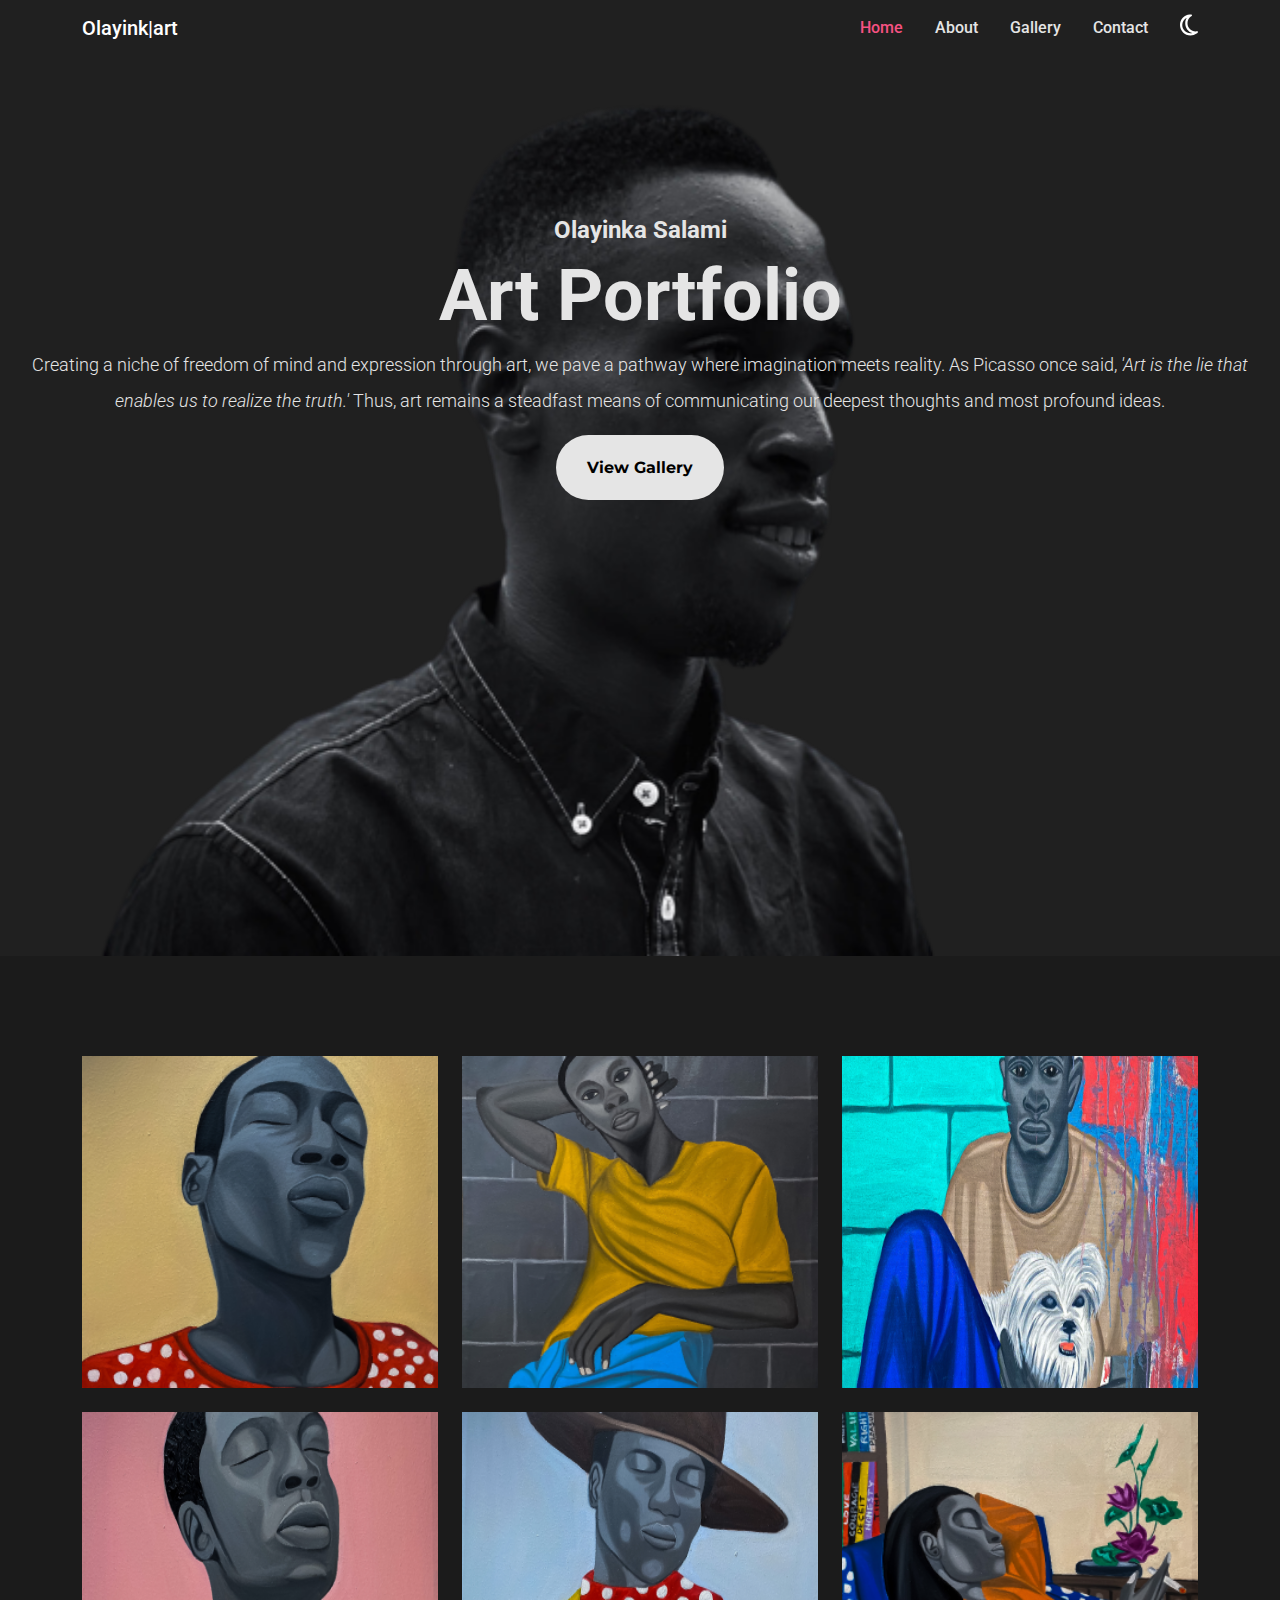
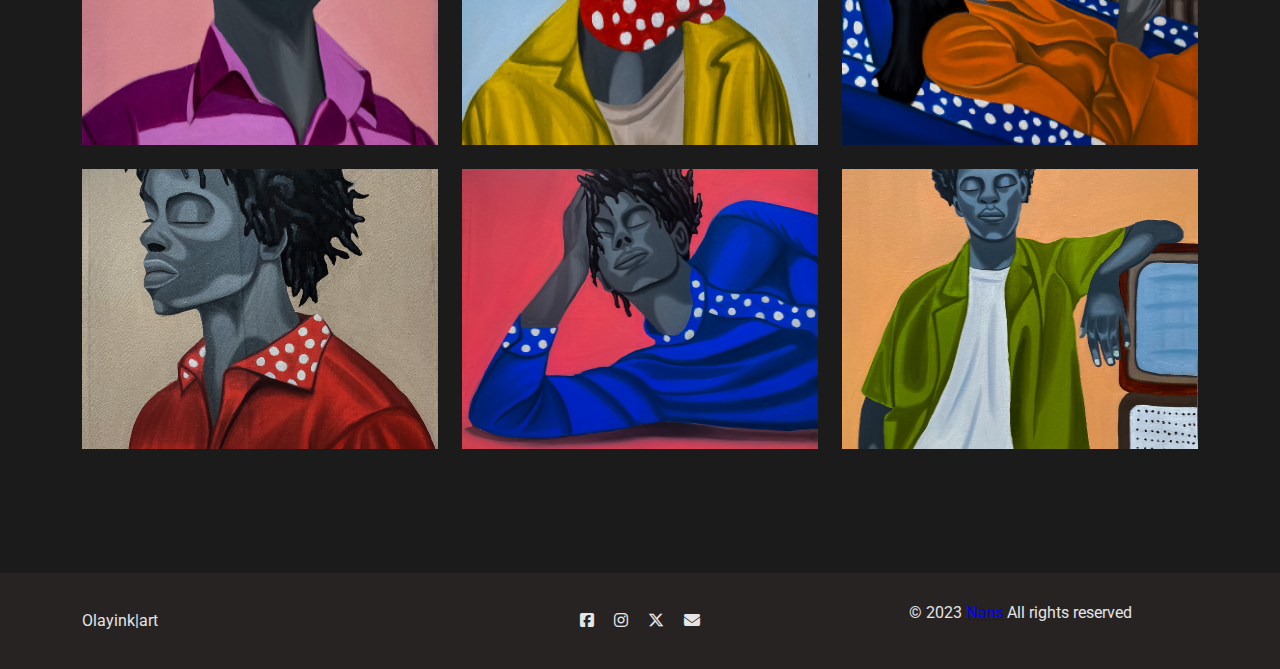
<file: index.html>
<!DOCTYPE html>
<html lang="en">
  <head>
    <meta charset="UTF-8" />
    <meta
      name="description"
      content="creating a niche of freedom of mind and expression through art"
    />
    <meta name="viewport" content="width=device-width, initial-scale=1.0" />
    <title>Olayinkart Portfolio - Artist canvas</title>
    <link
      href="https://cdn.jsdelivr.net/npm/bootstrap@5.3.2/dist/css/bootstrap.min.css"
      rel="stylesheet"
    />
    <script src="https://cdn.jsdelivr.net/npm/bootstrap@5.3.2/dist/js/bootstrap.bundle.min.js"></script>
    <link
      rel="stylesheet"
      href="https://cdnjs.cloudflare.com/ajax/libs/font-awesome/6.4.2/css/all.min.css"
    />
    <link rel="stylesheet" href="styles.css" />
  </head>
  <body>
    <nav class="navbar navbar-expand-lg navbar-dark navbar-custom sticky-top">
      <div class="container">
        <a class="navbar-brand" href="index.html">Olayink|art</a>
        <button
          class="navbar-toggler shadow-none border-0"
          type="button"
          data-bs-toggle="offcanvas"
          data-bs-target="#offcanvasNavbar"
          aria-controls="offcanvasNavbar"
          aria-label="Toggle navigation"
        >
          <span class="navbar-toggler-icon"></span>
        </button>
        <div
          class="sidebar offcanvas offcanvas-start"
          tabindex="-1"
          id="offcanvasNavbar"
          aria-labelledby="offcanvasNavbarLabel"
        >
          <div class="offcanvas-header text-white border-bottom">
            <h5 class="offcanvas-title" id="offcanvasNavbarLabel">
              Olayink|art
            </h5>
            <button
              type="button"
              class="btn-close btn-close-white shadow-none"
              data-bs-dismiss="offcanvas"
              aria-label="Close"
            ></button>
          </div>
          <div class="offcanvas-body">
            <ul class="navbar-nav justify-content-end flex-grow-1 pe-3">
              <li class="nav-item mx-2">
                <a class="nav-link" aria-current="page" href="index.html"
                  >Home</a
                >
              </li>
              <li class="nav-item mx-2">
                <a class="nav-link" href="about.html">About</a>
              </li>
              <li class="nav-item mx-2">
                <a class="nav-link" aria-current="page" href="gallery.html"
                  >Gallery</a
                >
              </li>
              <li class="nav-item mx-2">
                <a class="nav-link" aria-current="page" href="contact.html"
                  >Contact</a
                >
              </li>
            </ul>
            <div class="socials mt-3">
              <span
                ><a href="https://instagram.com/olayink_art"
                  ><i
                    class="fa-brands fa-instagram d-inline d-md-none pe-3"
                  ></i></a
              ></span>
              <span
                ><a href="https://twitter.com/olayinkart"
                  ><i
                    class="fa-brands fa-x-twitter d-inline d-md-none pe-3"
                  ></i></a
              ></span>
              <span
                ><a href="mailto:salamiolayinka@gmail.com">
                  <i
                    class="fa-solid fa-envelope d-inline d-md-none pe-3"
                  ></i></a
              ></span>
            </div>
            <div class="dark-icon">
              <img src="images/moon-regular.svg" />
            </div>
          </div>
        </div>
      </div>
    </nav>
    <div class="hero">
      <div class="hero-text">
        <h3>Olayinka Salami</h3>
        <h1>Art Portfolio</h1>
        <p class="text-justify">
          Creating a niche of freedom of mind and expression through art, we
          pave a pathway where imagination meets reality. As Picasso once said,
          <em>'Art is the lie that enables us to realize the truth.'</em> Thus,
          art remains a steadfast means of communicating our deepest thoughts
          and most profound ideas.
        </p>
        <div>
          <button class="btn get-started-btn">
            <a href="gallery.html">View Gallery</a>
          </button>
        </div>
      </div>
    </div>
    <!--main-->
    <section>
      <div class="container">
        <div class="row images">
          <img src="images/Rectangle 107.png" class="col-12 col-sm-4 pb-4" />
          <img
            src="images/Rectangle 108.png"
            class="col-12 col-sm-4 pb-4 pb-4"
          />
          <img
            src="images/Rectangle 109.png"
            class="col-12 col-sm-4 pb-4 pb-4"
          />
        </div>
        <div class="row images">
          <img
            src="images/Rectangle 107 (2).png"
            class="col-12 col-sm-4 pb-4 pb-4"
          />
          <img
            src="images/Rectangle 108 (2).png"
            class="col-12 col-sm-4 pb-4 pb-4"
          />
          <img
            src="images/Rectangle 109 (2).png"
            class="col-12 col-sm-4 pb-4 pb-4"
          />
        </div>
        <div class="row images">
          <img
            src="images/Rectangle 107 (3).png"
            class="col-12 col-sm-4 pb-4 pb-4"
          />
          <img
            src="images/Rectangle 108 (3).png"
            class="col-12 col-sm-4 pb-4 pb-4"
          />
          <img
            src="images/Rectangle 109 (3).png"
            class="col-12 col-sm-4 pb-4 pb-4"
          />
        </div>
      </div>
    </section>
    <!--footer-->
    <section>
      <footer>
        <div class="footer-tag">
          <div class="container">
            <div class="row align-items-center">
              <!-- Using Bootstrap's grid system -->

              <div class="col-md-4 text-center text-md-start my-2">
                <!-- Take up the whole width on mobile and 1/3 on desktop -->
                <div class="logo"><a href="index.html">Olayink|art</a></div>
              </div>

              <div class="col-md-4 text-center text-md-center my-2">
                <!-- Take up the whole width on mobile and 1/3 on desktop -->
                <div class="footer-icons">
                  <span
                    ><a href="https:facebook.com/"
                      ><i class="fa-brands fa-square-facebook"></i></a
                  ></span>
                  <span
                    ><a href="https://instagram.com/olayink_art"
                      ><i class="fa-brands fa-instagram"></i></a
                  ></span>
                  <span
                    ><a href="https://twitter.com/olayinkart"
                      ><i class="fa-brands fa-x-twitter"></i></a
                  ></span>
                  <span
                    ><a href="mailto:salamiolayinka@gmail.com"
                      ><i class="fa-solid fa-envelope"></i></a
                  ></span>
                </div>
              </div>

              <div class="col-md-4 text-center text-md-center my-2">
                <!-- Take up the whole width on mobile and 1/3 on desktop -->
                <div class="copyright">
                  <p>
                    &copy; 2023
                    <a href="https://github.com/Nanahawaw">Nans</a> All rights
                    reserved
                  </p>
                </div>
              </div>
            </div>
          </div>
        </div>
      </footer>
    </section>
    <!--script-->
    <script src="app.js"></script>
  </body>
</html>
</file>
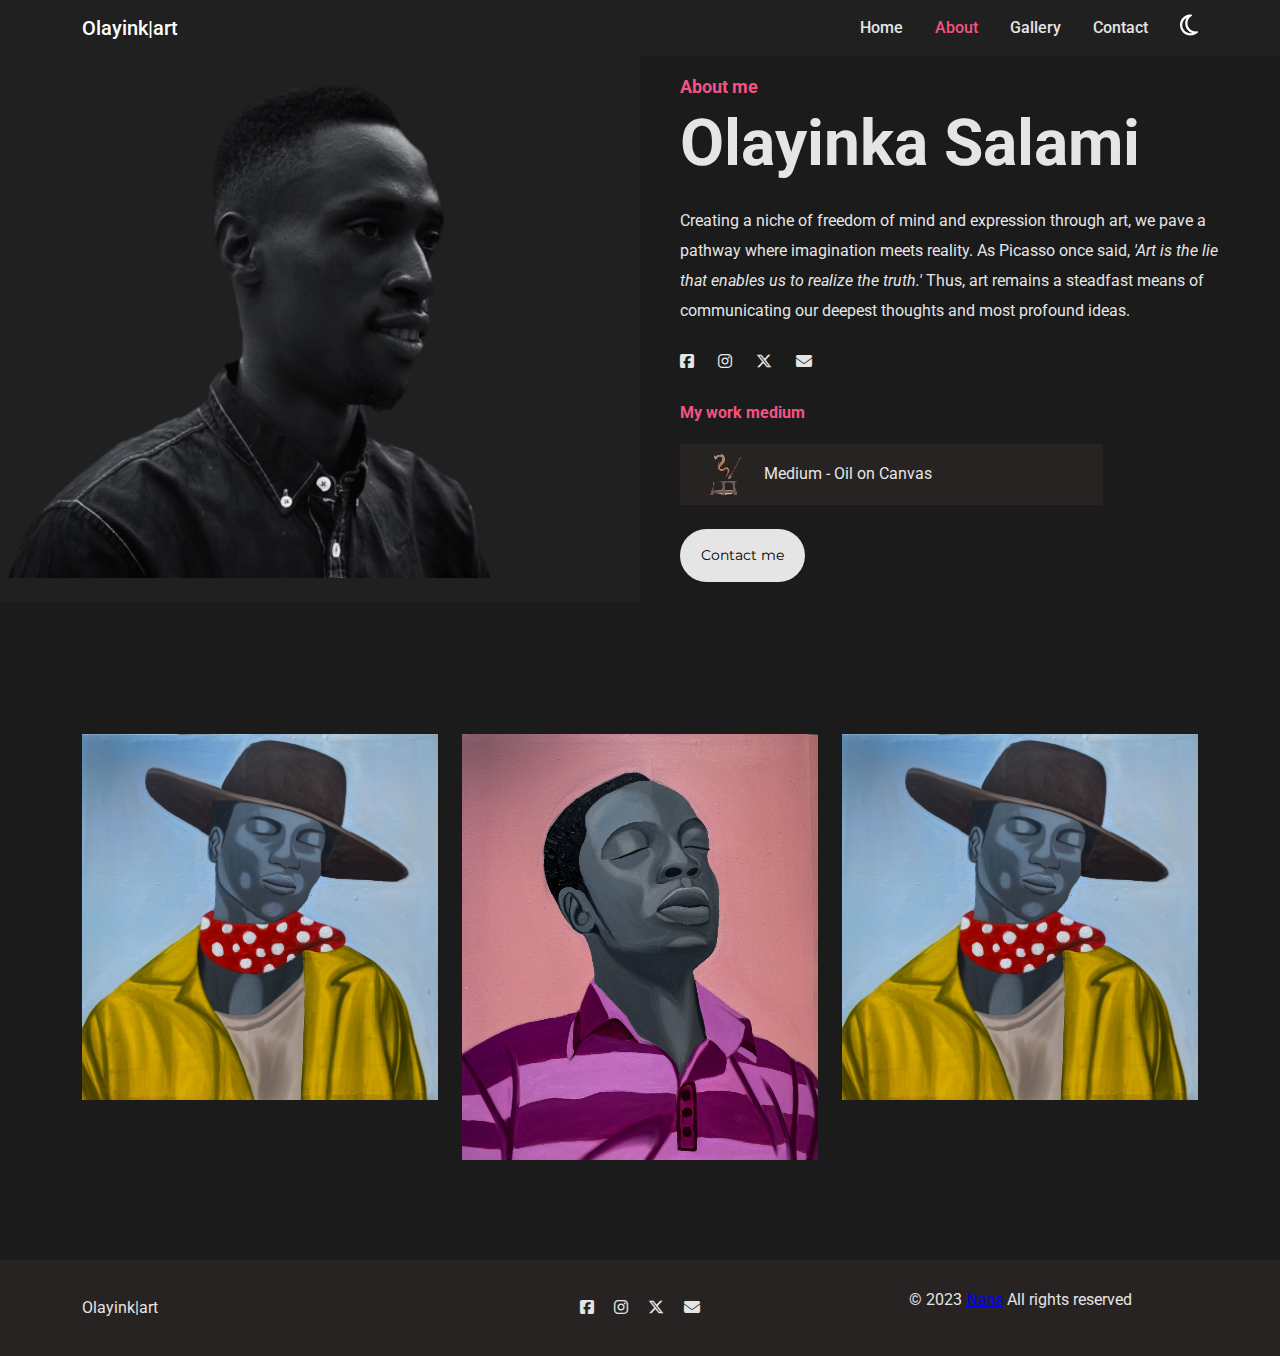
<file: about.html>
<!DOCTYPE html>
<html lang="en">
  <head>
    <meta charset="UTF-8" />
    <meta
      name="description"
      content="creating a niche of freedom of mind and expression through art"
    />
    <meta name="viewport" content="width=device-width, initial-scale=1.0" />
    <title>Olayinkart Portfolio - Artist canvas</title>
    <link
      href="https://cdn.jsdelivr.net/npm/bootstrap@5.3.2/dist/css/bootstrap.min.css"
      rel="stylesheet"
    />
    <script src="https://cdn.jsdelivr.net/npm/bootstrap@5.3.2/dist/js/bootstrap.bundle.min.js"></script>
    <link
      rel="stylesheet"
      href="https://cdnjs.cloudflare.com/ajax/libs/font-awesome/6.4.2/css/all.min.css"
    />
    <link rel="stylesheet" href="styles.css" />
  </head>
  <body>
    <nav class="navbar navbar-expand-lg navbar-dark navbar-custom sticky-top">
      <div class="container">
        <a class="navbar-brand" href="index.html">Olayink|art</a>
        <button
          class="navbar-toggler shadow-none border-0"
          type="button"
          data-bs-toggle="offcanvas"
          data-bs-target="#offcanvasNavbar"
          aria-controls="offcanvasNavbar"
          aria-label="Toggle navigation"
        >
          <span class="navbar-toggler-icon"></span>
        </button>
        <div
          class="sidebar offcanvas offcanvas-start"
          tabindex="-1"
          id="offcanvasNavbar"
          aria-labelledby="offcanvasNavbarLabel"
        >
          <div class="offcanvas-header text-white border-bottom">
            <h5 class="offcanvas-title" id="offcanvasNavbarLabel">
              Olayink|art
            </h5>
            <button
              type="button"
              class="btn-close btn-close-white shadow-none"
              data-bs-dismiss="offcanvas"
              aria-label="Close"
            ></button>
          </div>
          <div class="offcanvas-body">
            <ul class="navbar-nav justify-content-end flex-grow-1 pe-3">
              <li class="nav-item mx-2">
                <a class="nav-link" aria-current="page" href="index.html"
                  >Home</a
                >
              </li>
              <li class="nav-item mx-2">
                <a class="nav-link" href="about.html">About</a>
              </li>
              <li class="nav-item mx-2">
                <a class="nav-link" aria-current="page" href="gallery.html"
                  >Gallery</a
                >
              </li>
              <li class="nav-item mx-2">
                <a class="nav-link" aria-current="page" href="contact.html"
                  >Contact</a
                >
              </li>
            </ul>
            <div class="socials mt-3">
               <span
                ><a href="https://instagram.com/olayink_art"
                  ><i
                    class="fa-brands fa-instagram d-inline d-md-none pe-3"
                  ></i></a
              ></span>
              <span
                ><a href="https://twitter.com/olayinkart"
                  ><i
                    class="fa-brands fa-x-twitter d-inline d-md-none pe-3"
                  ></i></a
              ></span>
              <span
                ><a href="mailto:salamiolayinka@gmail.com">
                  <i
                    class="fa-solid fa-envelope d-inline d-md-none pe-3"
                  ></i></a
              ></span>
            </div>
            <div class="dark-icon">
              <img src="images/moon-regular.svg" />
            </div>
          </div>
        </div>
      </div>
    </nav>
    <div class="about-hero">
      <div class="row">
        <div class="col-sm-6 about-image">
          <img src="images/hero-image-removebg-preview.png" class="img-fluid" />
        </div>
        <div class="col-sm-6 about-text">
          <div class="caption">
            <h5 class="about-me">About me</h5>
            <h1 class="mb-4">Olayinka Salami</h1>
            <p class="mb-4 text-justify">
              Creating a niche of freedom of mind and expression through art, we
              pave a pathway where imagination meets reality. As Picasso once
              said,
              <em>'Art is the lie that enables us to realize the truth.'</em>
              Thus, art remains a steadfast means of communicating our deepest
              thoughts and most profound ideas.
            </p>
            <div class="icons mb-4">
              <span
                ><a href="https:facebook.com/"
                  ><i class="fa-brands fa-square-facebook"></i></a
              ></span>
              <span><a href="https://instagram.com/olayink_art"><i class="fa-brands fa-instagram"></i></a></span>
              <span><a href="https://twitter.com/olayinkart"><i class="fa-brands fa-x-twitter"></i></a></span>
              <span><a href="mailto:salamiolayinka@gmail.com"><i class="fa-solid fa-envelope"></i></a></span>
            </div>
            <p class="about-me">My work medium</p>
            <div class="medium">
              <span>
                <img src="images/canvas.png" />
              </span>
              <span>Medium - Oil on Canvas</span>
            </div>
            <div class="mt-4">
              <button class="btn contact-button d-none d-sm-inline">
                <a href="contact.html">Contact me</a>
              </button>
            </div>
          </div>
        </div>
      </div>
    </div>
    <section>
      <div class="container">
      <div class="gallery d-flex justify-content-between">
          <!--gallery row-->
          <div class="row">
            <div class="col-4">
              <img
                src="images/20220720_183136_IMG_3757.JPG"
                class="img-fluid"
              />
            </div>
            <div class="col-4">
              <img
                src="images/20220718_160701_IMG_3640.JPG"
                class="img-fluid"
              />
            </div>
            <div class="col-4">
              <img
                src="images/20220720_183136_IMG_3757.JPG"
                class="img-fluid"
              />
            </div>
          </div>
          <!--end-->
          </div>
    </section>
    <!--footer-->
    <section>
      <footer>
        <div class="footer-tag">
          <div class="container">
            <div class="row align-items-center">
              <!-- Using Bootstrap's grid system -->

              <div class="col-md-4 text-center text-md-start my-2">
                <!-- Take up the whole width on mobile and 1/3 on desktop -->
                <div class="logo"><a href="index.html">Olayink|art</a></div>
              </div>

              <div class="col-md-4 text-center text-md-center my-2">
                <!-- Take up the whole width on mobile and 1/3 on desktop -->
                <div class="footer-icons">
                  <span
                    ><a href="https:facebook.com/"
                      ><i class="fa-brands fa-square-facebook"></i></a
                  ></span>
                  <span><a href="https://instagram.com/olayink_art"><i class="fa-brands fa-instagram"></i></a></span>
                  <span><a href="https://twitter.com/olayinkart"><i class="fa-brands fa-x-twitter"></i></a></span>
                  <span><a href="mailto:salamiolayinka@gmail.com"><i class="fa-solid fa-envelope"></i></a></span>
                </div>
              </div>

              <div class="col-md-4 text-center text-md-center my-2">
                <!-- Take up the whole width on mobile and 1/3 on desktop -->
                <div class="copyright">
                  <p>&copy; 2023 <a href="https://github.com/Nanahawaw">Nans</a> All rights reserved</p>
                </div>
              </div>
            </div>
          </div>
        </div>
      </footer>
    </section>
    <script src="app.js"></script>
  </body>
</html>
</file>
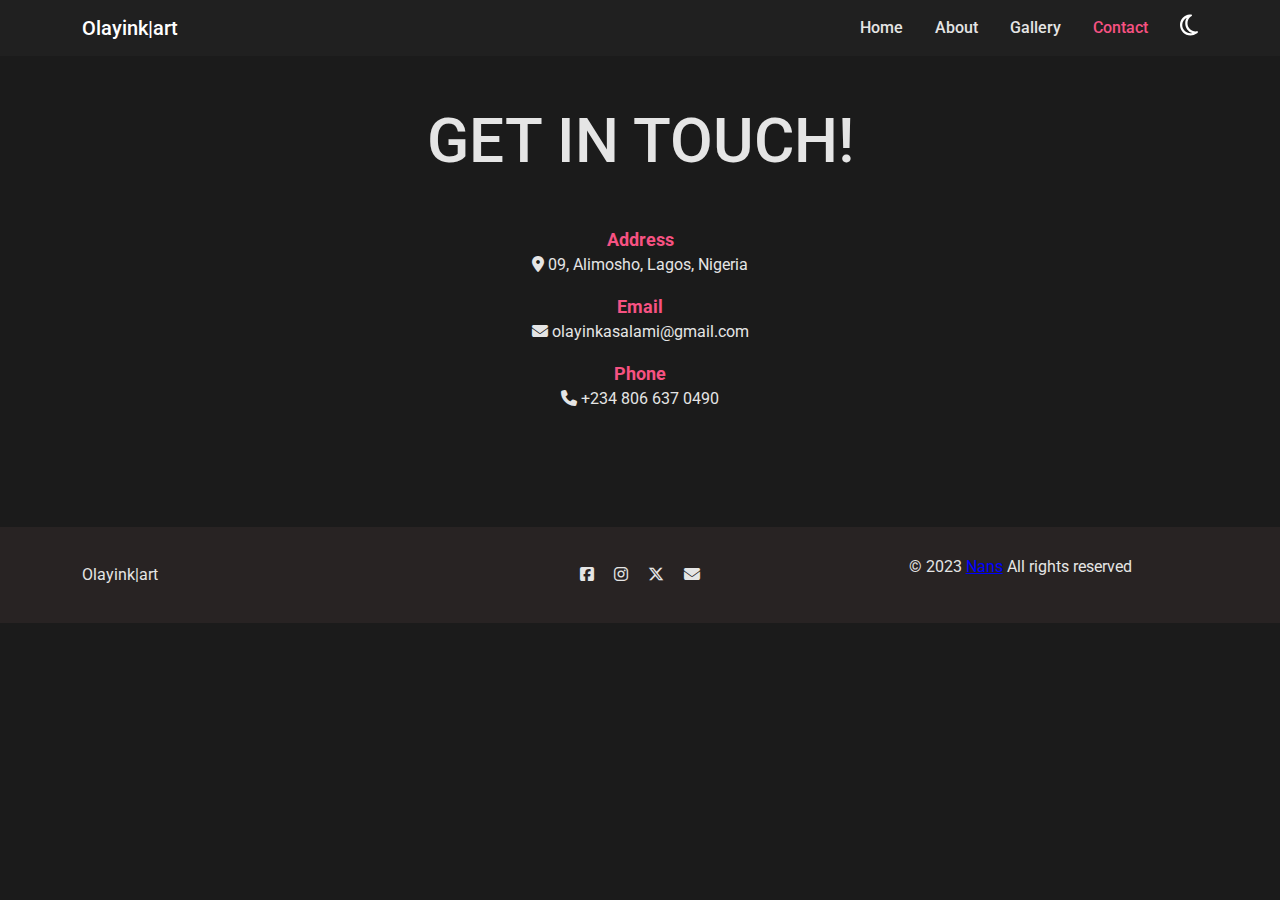
<file: contact.html>
<!DOCTYPE html>
<html lang="en">
  <head>
    <meta charset="UTF-8" />
    <meta
      name="description"
      content="creating a niche of freedom of mind and expression through art"
    />
    <meta name="viewport" content="width=device-width, initial-scale=1.0" />
    <title>Olayinkart Portfolio - Artist canvas</title>
    <link
      href="https://cdn.jsdelivr.net/npm/bootstrap@5.3.2/dist/css/bootstrap.min.css"
      rel="stylesheet"
    />
    <script src="https://cdn.jsdelivr.net/npm/bootstrap@5.3.2/dist/js/bootstrap.bundle.min.js"></script>
    <link
      rel="stylesheet"
      href="https://cdnjs.cloudflare.com/ajax/libs/font-awesome/6.4.2/css/all.min.css"
    />
    <link rel="stylesheet" href="styles.css" />
  </head>
  <body>
    <nav class="navbar navbar-expand-lg navbar-dark navbar-custom sticky-top">
      <div class="container">
        <a class="navbar-brand" href="index.html">Olayink|art</a>
        <button
          class="navbar-toggler shadow-none border-0"
          type="button"
          data-bs-toggle="offcanvas"
          data-bs-target="#offcanvasNavbar"
          aria-controls="offcanvasNavbar"
          aria-label="Toggle navigation"
        >
          <span class="navbar-toggler-icon"></span>
        </button>
        <div
          class="sidebar offcanvas offcanvas-start"
          tabindex="-1"
          id="offcanvasNavbar"
          aria-labelledby="offcanvasNavbarLabel"
        >
          <div class="offcanvas-header text-white border-bottom">
            <h5 class="offcanvas-title" id="offcanvasNavbarLabel">
              Olayink|art
            </h5>
            <button
              type="button"
              class="btn-close btn-close-white shadow-none"
              data-bs-dismiss="offcanvas"
              aria-label="Close"
            ></button>
          </div>
          <div class="offcanvas-body">
            <ul class="navbar-nav justify-content-end flex-grow-1 pe-3">
              <li class="nav-item mx-2">
                <a class="nav-link" aria-current="page" href="index.html"
                  >Home</a
                >
              </li>
              <li class="nav-item mx-2">
                <a class="nav-link" href="about.html">About</a>
              </li>
              <li class="nav-item mx-2">
                <a class="nav-link" aria-current="page" href="gallery.html"
                  >Gallery</a
                >
              </li>
              <li class="nav-item mx-2">
                <a class="nav-link" aria-current="page" href="contact.html"
                  >Contact</a
                >
              </li>
            </ul>
            <div class="socials mt-3">
              <span
                ><a href="https://instagram.com/olayink_art"
                  ><i
                    class="fa-brands fa-instagram d-inline d-md-none pe-3"
                  ></i></a
              ></span>
              <span
                ><a href="https://twitter.com/olayinkart"
                  ><i
                    class="fa-brands fa-x-twitter d-inline d-md-none pe-3"
                  ></i></a
              ></span>
              <span
                ><a href="mailto:salamiolayinka@gmail.com">
                  <i
                    class="fa-solid fa-envelope d-inline d-md-none pe-3"
                  ></i></a
              ></span>
            </div>
            <div class="dark-icon">
              <img src="images/moon-regular.svg" />
            </div>
          </div>
        </div>
      </div>
    </nav>
    <div class="contact-section mx-auto text-center">
      <h1 class="mt-5 mb-5">Get in touch!</h1>
      <div class="contact-info">
        <p class="about-me mb-0">Address</p>
        <p>
          <span><i class="fa-solid fa-location-dot"></i></span> 09, Alimosho,
          Lagos, Nigeria
        </p>
        <p class="about-me mb-0">Email</p>
        <p>
          <span><i class="fa-solid fa-envelope"></i></span>
          <a href="mailto:salamiolayinka@gmail.com">
            olayinkasalami@gmail.com</a
          >
        </p>
        <p class="about-me mb-0">Phone</p>
        <p>
          <span><i class="fa-solid fa-phone"></i></span> +234 806 637 0490
        </p>
      </div>
    </div>
    <section>
      <footer>
        <div class="footer-tag">
          <div class="container">
            <div class="row align-items-center">
              <!-- Using Bootstrap's grid system -->

              <div class="col-md-4 text-center text-md-start my-2">
                <!-- Take up the whole width on mobile and 1/3 on desktop -->
                <div class="logo"><a href="index.html">Olayink|art</a></div>
              </div>

              <div class="col-md-4 text-center text-md-center my-2">
                <!-- Take up the whole width on mobile and 1/3 on desktop -->
                <div class="footer-icons">
                  <span
                    ><a href="https:facebook.com/"
                      ><i class="fa-brands fa-square-facebook"></i></a
                  ></span>
                  <span
                    ><a href="https://instagram.com/olayink_art"
                      ><i class="fa-brands fa-instagram"></i></a
                  ></span>
                  <span
                    ><a href="https://twitter.com/olayinkart"
                      ><i class="fa-brands fa-x-twitter"></i></a
                  ></span>
                  <span
                    ><a href="mailto:salamiolayinka@gmail.com"
                      ><i class="fa-solid fa-envelope"></i></a
                  ></span>
                </div>
              </div>

              <div class="col-md-4 text-center text-md-center my-2">
                <!-- Take up the whole width on mobile and 1/3 on desktop -->
                <div class="copyright">
                  <p>
                    &copy; 2023
                    <a href="https://github.com/Nanahawaw">Nans</a> All rights
                    reserved
                  </p>
                </div>
              </div>
            </div>
          </div>
        </div>
      </footer>
    </section>
    <script src="app.js"></script>
  </body>
</html>
</file>
<file: styles.css>
@import url("https://fonts.googleapis.com/css2?family=Montserrat:wght@300;500;700&family=Roboto:wght@400;500;700&display=swap");

:root {
  --primary-font: "Roboto", sans-serif;
  --secondary-font: "Montserrat", sans-serif;
  --bg-primary: #202020;
  --bg-secondary: #1b1b1b;
  --bg-footer: #282323;
  --primary-color: #e5e5e5;
  --secodary-color: #f65282;
  --border-radius: 50px;
  --section-margin: 100px;
  --gallery-margin: 40px;
}
/*light theme*/
.light-theme {
  --primary-font: "Roboto", sans-serif;
  --secondary-font: "Montserrat", sans-serif;
  --bg-primary: #ebebe6;
  --bg-secondary: #ebebe6;
  --bg-footer: #6874a3;
  --primary-color: #000;
  --secodary-color: #f65282;
  --border-radius: 50px;
  --section-margin: 100px;
  --gallery-margin: 40px;
  .about-image {
    background-color: #ebebed;
  }
  .about-image {
    background-color: #c3cbe3;
  }
  .hero {
    background-color: rgba(128, 143, 176, 0.2);
    background-image: url("images/PHOTO-2023-10-09-16-33-31-removebg-preview.png");
  }
  .navbar-brand {
    color: #000;
  }
  .dark-icon img {
    filter: none;
  }
  .get-started-btn {
    background-color: #f65282;
    color: #ffff;
  }
  .navbar-toggler {
    background-color: #000;
  }
  .nav-link:hover {
    color: #6874a3;
  }
}
/* end of light theme */
body {
  background-color: var(--bg-secondary);
}
.hero {
  height: 100vh;
  background-color: var(--bg-primary);
  background-image: url("images/hero-image-removebg-preview.png");
  background-position: center center;
  background-repeat: no-repeat;
  background-size: contain;
}
.hero-text {
  text-align: center;
  color: var(--primary-color);
  line-height: 2;
  padding: 160px 20px;
}
.hero-text h3 {
  font-family: var(--primary-font);
  font-weight: 700;
  font-size: 24px;
}
.hero-text h1 {
  font-family: var(--primary-font);
  font-weight: 700;
  font-size: 72px;
}
.hero-text p {
  font-family: var(--primary-font);
  font-size: 18px;
  font-weight: 300;
}
.get-started-btn {
  border-radius: var(--border-radius);
  background-color: var(--primary-color);
  font-family: var(--secondary-font);
  padding: 18px 30px;
  font-weight: 700;
  line-height: 27px;
}
section {
  padding-top: var(--section-margin);
  background-color: var(--bg-secondary);
}
.img-fluid {
  height: 280px;
}

.footer-tag {
  background-color: var(--bg-footer);
  color: var(--primary-color);
  padding: 20px 0;
  font-size: 16px;
  font-family: var(--primary-font);
}
.footer-tag span i {
  padding-right: 8px;
  padding-left: 8px;
}
a {
  text-decoration: none;
  color: var(--primary-color);
}
/*about*/
.medium {
  background-color: var(--bg-footer);
  max-width: 423px;
  max-height: 80.57px;
  padding: 10px;
  color: var(--primary-color);
}
.about-hero {
  background-color: var(--bg-secondary);
  color: var(--primary-color);
  font-family: var(--primary-font);
  display: flex;
  align-items: center;
  justify-content: space-between;
  height: 100%;
  max-width: 100%;
}
.about-hero .row {
  --bs-gutter-x: 0;
}
.about-image {
  background-color: var(--bg-primary);
  background-position: center center;
  background-repeat: no-repeat;
  background-size: contain;
}
.img-fluid {
  width: 100%;
  height: auto;
}
.about-me {
  color: var(--secodary-color);
  font-size: 18px;
  font-weight: 700;
}
.caption {
  padding: 20px 40px;
}
.about-text h1 {
  font-size: 64px;
  font-weight: 700;
}
.about-text p {
  font: 300;
  font-size: 16px;
  line-height: 30px;
}
.about-text i {
  padding-right: 20px;
}
.contact-button {
  padding: 15px 20px;
  background-color: var(--primary-color);
  font-family: var(--secondary-font);
  font-size: 14px;
  border-radius: var(--border-radius);
}
.contact-button a,
.get-started-btn a {
  color: black;
}
.contact-button:hover,
.get-started-btn:hover {
  background-color: var(--secodary-color);
  color: var(--primary-color);
}
.navbar-custom {
  background-color: var(--bg-primary);
  color: var(--primary-color);
}
.nav-link {
  color: var(--primary-color);
  font-size: 16px;
  font-family: var(--primary-font);
  font-weight: 500;
}

.navbar-brand {
  font-family: var(--primary-font);
  font-weight: 500;
}

.gallery {
  color: var(--primary-color);
  font-family: var(--primary-font);
  font-size: 65px;
  font-weight: 700;
  margin: 0;
  text-align: center;
  padding-top: 32px;
  letter-spacing: 10%;
  text-transform: uppercase;
}
.contact-section,
.contact-info {
  color: var(--primary-color);
  font-family: var(--primary-font);
}
.contact-section h1 {
  font-size: 62px;
  text-transform: uppercase;
}
.navbar-nav .nav-link.active,
.active {
  color: var(--secodary-color);
}
/*Media-query*/
@media (max-width: 560px) {
  img {
    display: flex;
    flex-direction: row;
  }
  .hero {
    height: auto;
    width: 100%;
  }
  section {
    padding-top: 0;
  }
  .hero-text {
    padding-bottom: 50px;
    padding-top: 100px;
  }
  .caption {
    text-align: justify;
  }
  .medium {
    padding: 5px;
    font-size: 14px;
    display: flex;
    justify-content: space-between;
    align-items: center;
  }
  .about-hero {
    height: auto;
  }
  .contact-button {
    margin: 0 auto;
  }
  .navbar-custom {
    height: 80px;
  }
  .gallery {
    font-size: 40px;
    padding-bottom: 10px;
  }
  .socials a i {
    color: var(--secodary-color);
  }
  .contact-section h1 {
    font-size: 40px;
  }
  .contact-info {
    margin-bottom: 50px;
  }
}
@media (max-width: 990px) {
  .sidebar {
    max-width: 85%;
    background-color: rgba(255, 255, 255, 0.15);
    -webkit-backdrop-filter: blur(35px);
    backdrop-filter: blur(10px);
  }
  .nav-link {
    color: var(--primary-color);
    text-align: center;
  }

  .offcanvas-body {
    margin: 0 auto;
    margin-top: 50%;
    font-family: var(--secodary-color);
    font-size: 18px;
  }
  .socials a i {
    color: var(--secodary-color);
  }
  .dark-icon img {
    margin: 20px auto;
  }
}
/*media query end*/
.dark-icon img {
  width: 18px;
  padding-top: 5px;
  filter: invert(1);
  cursor: pointer;
}
.copyright a {
  text-decoration: underline;
  color: blue;
}
</file>
